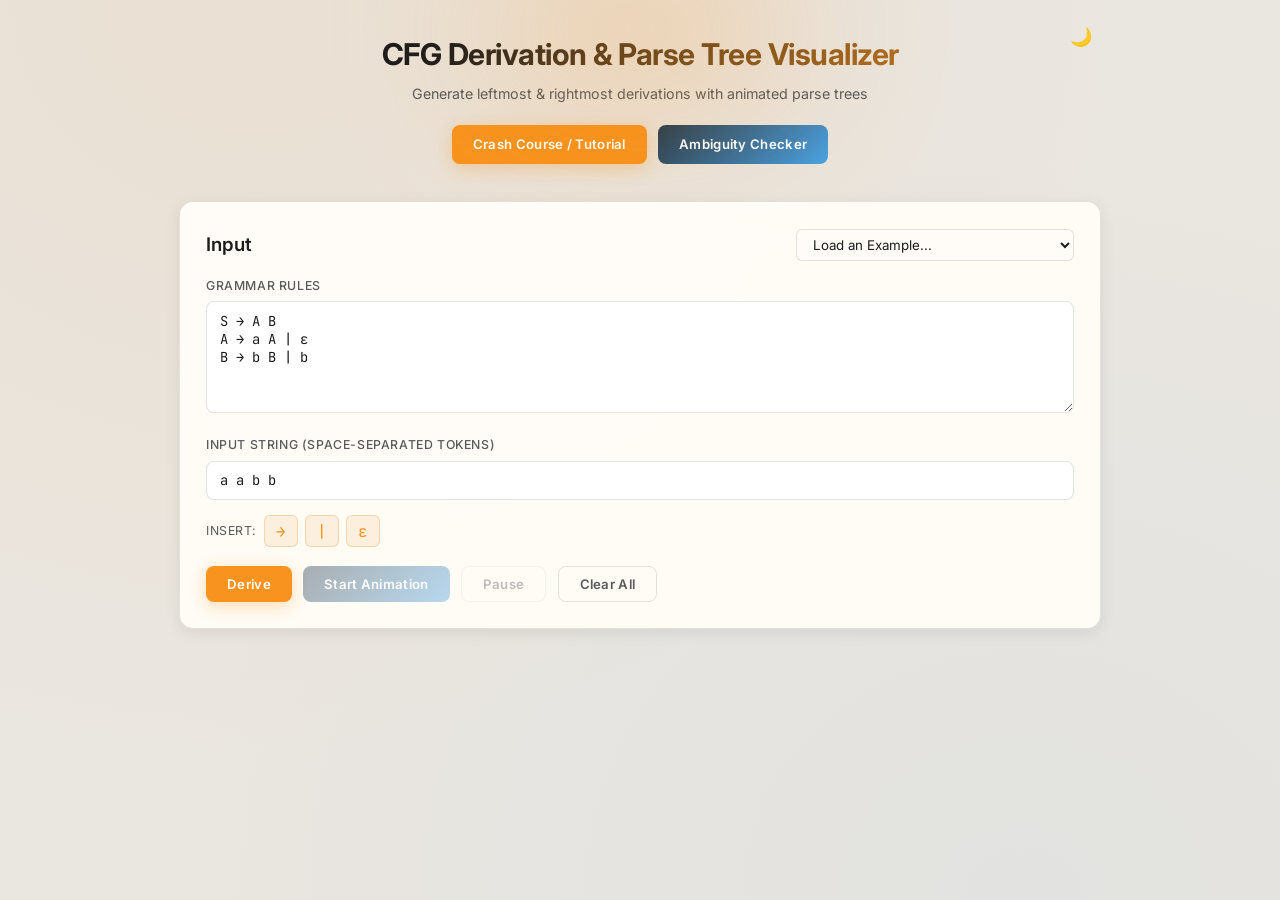
<file: templates/index.html>
<!DOCTYPE html>
<html lang="en">
<head>
    <meta charset="UTF-8">
    <meta name="viewport" content="width=device-width, initial-scale=1.0">
    <title>CFG Derivation & Parse Tree Visualizer</title>
    <meta name="description" content="Visualize Context-Free Grammar derivations (leftmost & rightmost) and parse trees interactively.">
    <link rel="stylesheet" href="/static/css/style.css">
    <link href="https://fonts.googleapis.com/css2?family=Inter:wght@300;400;500;600;700&family=JetBrains+Mono:wght@400;500&display=swap" rel="stylesheet">
</head>
<body>
    <div class="app-container">
        <!-- Header -->
        <header class="app-header">
            <button id="theme-toggle-btn" class="btn ghost" style="position: absolute; top: -10px; right: 0; font-size: 1.2rem; padding: 0.4rem 0.6rem; border: none;" title="Toggle Theme">🌙</button>
            <div class="header-glow"></div>
            <h1>CFG Derivation & Parse Tree Visualizer</h1>
            <p class="subtitle">Generate leftmost & rightmost derivations with animated parse trees</p>
            <div style="margin-top: 1.25rem; display: flex; gap: 0.75rem; justify-content: center; flex-wrap: wrap;">
                <a href="/tutorial" class="btn primary" style="text-decoration: none;">Crash Course / Tutorial</a>
                <a href="/ambiguity" class="btn accent" style="text-decoration: none;">Ambiguity Checker</a>
            </div>
        </header>

        <!-- Input Section -->
        <section class="input-section card">
            <div style="display: flex; justify-content: space-between; align-items: center; margin-bottom: 1rem;">
                <h2 style="margin-bottom: 0;">Input</h2>
                <select id="examples-dropdown" style="padding: 0.4rem 0.8rem; border-radius: 6px; border: 1px solid var(--border); background: var(--bg-card); color: var(--text); font-family: var(--sans); outline: none; cursor: pointer;">
                    <option value="" disabled selected>Load an Example...</option>
                </select>
            </div>

            <div class="input-group">
                <label for="grammar-input">Grammar Rules</label>
                <textarea id="grammar-input" rows="5" spellcheck="false" placeholder="e.g. S &rarr; A B">S &rarr; A B
A &rarr; a A | &epsilon;
B &rarr; b B | b</textarea>
            </div>

            <div class="input-group">
                <label for="string-input">Input String (space-separated tokens)</label>
                <input type="text" id="string-input" value="a a b b" spellcheck="false" placeholder="e.g. a a b b">
            </div>

            <div class="symbol-buttons">
                <span class="symbol-label">Insert:</span>
                <button class="sym-btn" data-symbol="→" title="Arrow">→</button>
                <button class="sym-btn" data-symbol="|" title="Pipe">|</button>
                <button class="sym-btn" data-symbol="ε" title="Epsilon">ε</button>
            </div>

            <div class="action-buttons">
                <button id="derive-btn" class="btn primary">Derive</button>
                <button id="animate-btn" class="btn accent" disabled>Start Animation</button>
                <button id="pause-btn" class="btn ghost" disabled>Pause</button>
                <button id="reset-btn" class="btn ghost">Clear All</button>
            </div>

            <div id="anim-settings" class="anim-settings hidden" style="margin-top: 1rem; display: flex; align-items: center; gap: 0.75rem;">
                <span class="symbol-label">Speed:</span>
                <input type="range" id="speed-slider" min="200" max="2000" step="100" value="600" style="flex: 1; max-width: 200px;">
                <span id="speed-val" class="symbol-label" style="min-width: 3rem;">600ms</span>
            </div>

            <div id="error-msg" class="error-msg hidden"></div>
        </section>

        <!-- Output Section -->
        <section id="output-section" class="output-section hidden">

            <!-- View Mode Tab Bar -->
            <div class="view-mode-bar" id="view-mode-bar">
                <button class="view-mode-btn active" id="view-lmd-btn" data-view="lmd">
                    <span class="vm-icon">⬅️</span> LMD
                </button>
                <button class="view-mode-btn" id="view-rmd-btn" data-view="rmd">
                    <span class="vm-icon">➡️</span> RMD
                </button>
                <button class="view-mode-btn" id="view-tree-btn" data-view="tree">
                    <span class="vm-icon">🌳</span> Parse Tree
                </button>
                <button class="view-mode-btn" id="view-all-btn" data-view="all">
                    <span class="vm-icon">⊞</span> All
                </button>
            </div>

            <!-- Navigation -->
            <div class="step-nav">
                <button id="prev-btn" class="btn small" disabled>&larr; Previous</button>
                <span id="step-counter" class="step-counter">Step 0 / 0</span>
                <button id="next-btn" class="btn small" disabled>Next &rarr;</button>
            </div>

            <!-- ── LMD Panel ── -->
            <div id="panel-lmd" class="view-panel">
                <div class="derivation-panel card">
                    <div class="derivation-panel-header">
                        <h3>Leftmost Derivation (LMD)</h3>
                        <button class="btn small step-exp-toggle-all" data-target="lmd-steps" title="Toggle all explanations">Expand All</button>
                    </div>
                    <!-- Legend -->
                    <div class="derivation-legend">
                        <span class="legend-item"><span class="legend-swatch legend-nt"></span> Non-terminal</span>
                        <span class="legend-item"><span class="legend-swatch legend-terminal"></span> Terminal</span>
                        <span class="legend-item"><span class="legend-swatch legend-expanding"></span> Next to expand</span>
                    </div>
                    <div id="lmd-steps" class="steps-container" data-mode="lmd"></div>
                    <p id="lmd-none" class="none-msg hidden">No leftmost derivation found.</p>
                </div>
            </div>

            <!-- ── RMD Panel ── -->
            <div id="panel-rmd" class="view-panel hidden">
                <div class="derivation-panel card">
                    <div class="derivation-panel-header">
                        <h3>Rightmost Derivation (RMD)</h3>
                        <button class="btn small step-exp-toggle-all" data-target="rmd-steps" title="Toggle all explanations">Expand All</button>
                    </div>
                    <!-- Legend -->
                    <div class="derivation-legend">
                        <span class="legend-item"><span class="legend-swatch legend-nt"></span> Non-terminal</span>
                        <span class="legend-item"><span class="legend-swatch legend-terminal"></span> Terminal</span>
                        <span class="legend-item"><span class="legend-swatch legend-expanding"></span> Next to expand</span>
                    </div>
                    <div id="rmd-steps" class="steps-container" data-mode="rmd"></div>
                    <p id="rmd-none" class="none-msg hidden">No rightmost derivation found.</p>
                </div>
            </div>

            <!-- ── Parse Tree Panel ── -->
            <div id="panel-tree" class="view-panel hidden">
                <div class="tree-section card">
                    <h3>Parse Tree</h3>
                    <!-- Legend -->
                    <div class="derivation-legend">
                        <span class="legend-item"><span class="legend-swatch legend-tree-nt"></span> Non-terminal node</span>
                        <span class="legend-item"><span class="legend-swatch legend-tree-terminal"></span> Terminal node</span>
                        <span class="legend-item"><span class="legend-swatch legend-tree-eps"></span> &epsilon; (empty)</span>
                    </div>
                    <div class="tree-toggle">
                        <button class="btn small tree-tab active" data-tree="lmd">LMD Tree</button>
                        <button class="btn small tree-tab" data-tree="rmd">RMD Tree</button>
                    </div>
                    <div id="tree-container" class="tree-container">
                        <svg id="tree-svg"></svg>
                    </div>
                </div>
                <!-- Collapsible explanation for focused Tree view -->
                <div class="explanation-section card" id="inline-tree-exp">
                    <button class="explanation-toggle" id="inline-tree-toggle" aria-expanded="false">
                        <span class="explanation-toggle-icon">💡</span>
                        <span class="explanation-toggle-title">How the Parse Tree was constructed</span>
                        <span class="explanation-toggle-hint">Click to expand step-by-step breakdown</span>
                        <span class="explanation-chevron">▼</span>
                    </button>
                    <div class="explanation-body exp-collapsed" id="inline-tree-body">
                        <div class="exp-intro">
                            A <strong>Parse Tree</strong> is a visual record of every grammar rule applied.
                            Internal nodes are non-terminals; leaves are terminals or &epsilon;. Reading the leaves
                            left-to-right reconstructs the derived string.
                        </div>
                        <ol id="inline-tree-list" class="exp-steps-list"></ol>
                    </div>
                </div>
            </div>


            <!-- ── ALL Panel ── -->
            <div id="panel-all" class="view-panel hidden">
                <div class="derivations-grid">
                    <!-- LMD -->
                    <div class="derivation-panel card">
                        <div class="derivation-panel-header">
                            <h3>Leftmost Derivation (LMD)</h3>
                            <button class="btn small step-exp-toggle-all" data-target="lmd-steps-all" title="Toggle all explanations">Expand All</button>
                        </div>
                        <div class="derivation-legend">
                            <span class="legend-item"><span class="legend-swatch legend-nt"></span> NT</span>
                            <span class="legend-item"><span class="legend-swatch legend-terminal"></span> T</span>
                            <span class="legend-item"><span class="legend-swatch legend-expanding"></span> Expanding</span>
                        </div>
                        <div id="lmd-steps-all" class="steps-container" data-mode="lmd"></div>
                        <p id="lmd-none-all" class="none-msg hidden">No leftmost derivation found.</p>
                    </div>
                    <!-- RMD -->
                    <div class="derivation-panel card">
                        <div class="derivation-panel-header">
                            <h3>Rightmost Derivation (RMD)</h3>
                            <button class="btn small step-exp-toggle-all" data-target="rmd-steps-all" title="Toggle all explanations">Expand All</button>
                        </div>
                        <div class="derivation-legend">
                            <span class="legend-item"><span class="legend-swatch legend-nt"></span> NT</span>
                            <span class="legend-item"><span class="legend-swatch legend-terminal"></span> T</span>
                            <span class="legend-item"><span class="legend-swatch legend-expanding"></span> Expanding</span>
                        </div>
                        <div id="rmd-steps-all" class="steps-container" data-mode="rmd"></div>
                        <p id="rmd-none-all" class="none-msg hidden">No rightmost derivation found.</p>
                    </div>
                </div>

                <!-- Parse Tree -->
                <div class="tree-section card">
                    <h3>Parse Tree</h3>
                    <div class="derivation-legend">
                        <span class="legend-item"><span class="legend-swatch legend-tree-nt"></span> Non-terminal</span>
                        <span class="legend-item"><span class="legend-swatch legend-tree-terminal"></span> Terminal</span>
                        <span class="legend-item"><span class="legend-swatch legend-tree-eps"></span> &epsilon;</span>
                    </div>
                    <div class="tree-toggle">
                        <button class="btn small tree-tab-all active" data-tree="lmd">LMD Tree</button>
                        <button class="btn small tree-tab-all" data-tree="rmd">RMD Tree</button>
                    </div>
                    <div class="tree-container">
                        <svg id="tree-svg-all"></svg>
                    </div>
                </div>

                <!-- Parse Tree explanation -->
                <div id="explanation-section" class="explanation-section card">
                    <button class="explanation-toggle" id="explanation-toggle-btn" aria-expanded="false">
                        <span class="explanation-toggle-icon">💡</span>
                        <span class="explanation-toggle-title">How the Parse Tree was constructed</span>
                        <span class="explanation-toggle-hint">Understand how the parse tree was built</span>
                        <span class="explanation-chevron">▼</span>
                    </button>
                    <div id="explanation-body" class="explanation-body exp-collapsed">
                        <div class="exp-intro">
                            A <strong>Parse Tree</strong> records every grammar rule applied.
                        </div>
                        <ol id="exp-tree-list" class="exp-steps-list"></ol>
                    </div>
                </div>
            </div>

        </section>
    </div>

    <script src="/static/js/theme.js"></script>
    <script src="/static/js/main.js"></script>
</body>
</html>
</file>
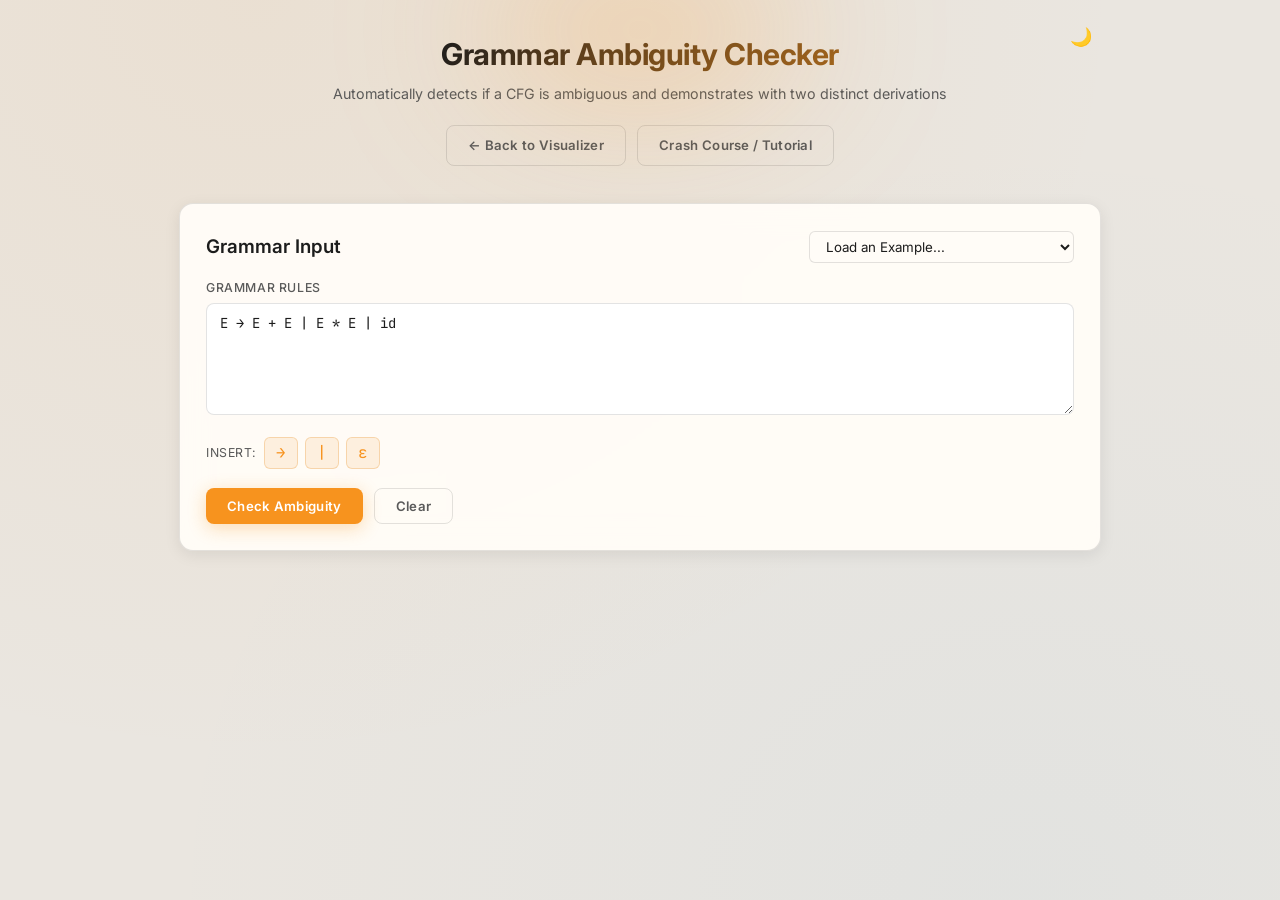
<file: templates/ambiguity.html>
<!DOCTYPE html>
<html lang="en">
<head>
    <meta charset="UTF-8">
    <meta name="viewport" content="width=device-width, initial-scale=1.0">
    <title>Grammar Ambiguity Checker - CFG Visualizer</title>
    <meta name="description" content="Check if a Context-Free Grammar is ambiguous. Automatically finds ambiguous strings and shows two distinct derivations.">
    <link rel="stylesheet" href="/static/css/style.css">
    <link href="https://fonts.googleapis.com/css2?family=Inter:wght@300;400;500;600;700&family=JetBrains+Mono:wght@400;500&display=swap" rel="stylesheet">
</head>
<body>
    <div class="app-container">
        <!-- Header -->
        <header class="app-header">
            <button id="theme-toggle-btn" class="btn ghost" style="position: absolute; top: -10px; right: 0; font-size: 1.2rem; padding: 0.4rem 0.6rem; border: none;" title="Toggle Theme">🌙</button>
            <div class="header-glow"></div>
            <h1>Grammar Ambiguity Checker</h1>
            <p class="subtitle">Automatically detects if a CFG is ambiguous and demonstrates with two distinct derivations</p>
            <div style="margin-top: 1.25rem; display: flex; gap: 0.75rem; justify-content: center; flex-wrap: wrap;">
                <a href="/" class="btn ghost" style="text-decoration: none;">&larr; Back to Visualizer</a>
                <a href="/tutorial" class="btn ghost" style="text-decoration: none;">Crash Course / Tutorial</a>
            </div>
        </header>

        <!-- Input Section -->
        <section class="input-section card">
            <div style="display: flex; justify-content: space-between; align-items: center; margin-bottom: 1rem;">
                <h2 style="margin-bottom: 0;">Grammar Input</h2>
                <select id="ambig-examples" style="padding: 0.4rem 0.8rem; border-radius: 6px; border: 1px solid var(--border); background: var(--bg-card); color: var(--text); font-family: var(--sans); outline: none; cursor: pointer;">
                    <option value="" disabled selected>Load an Example...</option>
                </select>
            </div>

            <div class="input-group">
                <label for="ambig-grammar">Grammar Rules</label>
                <textarea id="ambig-grammar" rows="5" spellcheck="false" placeholder="e.g. E &rarr; E + E | E * E | id">E &rarr; E + E | E * E | id</textarea>
            </div>

            <div class="symbol-buttons">
                <span class="symbol-label">Insert:</span>
                <button class="sym-btn" data-symbol="→" title="Arrow">→</button>
                <button class="sym-btn" data-symbol="|" title="Pipe">|</button>
                <button class="sym-btn" data-symbol="ε" title="Epsilon">ε</button>
            </div>

            <div class="action-buttons">
                <button id="check-btn" class="btn primary">Check Ambiguity</button>
                <button id="ambig-reset-btn" class="btn ghost">Clear</button>
            </div>

            <div id="ambig-error" class="error-msg hidden"></div>
        </section>

        <!-- Results Section -->
        <section id="ambig-results" class="output-section hidden">
            <div id="ambig-banner" class="card" style="text-align: center;">
                <div id="ambig-banner-icon" style="font-size: 2.5rem; margin-bottom: 0.5rem;"></div>
                <h2 id="ambig-banner-title" style="margin-bottom: 0.5rem;"></h2>
                <p id="ambig-banner-sub" style="color: var(--text-muted); font-size: 0.9rem;"></p>
                <div id="ambig-string-box" class="hidden" style="margin-top: 1rem;">
                    <span class="symbol-label">Ambiguous String:</span>
                    <div id="ambig-string" class="ambig-string-display"></div>
                </div>
            </div>

            <!-- Animation controls -->
            <div id="ambig-anim-controls" class="hidden" style="display: flex; align-items: center; justify-content: center; gap: 1rem; margin-bottom: 1.25rem;">
                <button id="ambig-replay-btn" class="btn accent">Replay Animation</button>
                <span class="symbol-label">Speed:</span>
                <input type="range" id="ambig-speed" min="200" max="2000" step="100" value="700" style="flex: 0 1 160px;">
                <span id="ambig-speed-val" class="symbol-label" style="min-width: 3rem;">700ms</span>
            </div>

            <!-- Derivation comparison -->
            <div id="ambig-derivations" class="hidden">
                <!-- Diverge legend -->
                <div class="diverge-legend">
                    <span class="legend-item"><span class="legend-swatch" style="background: var(--accent);"></span> Same derivation</span>
                    <span class="legend-item"><span class="legend-swatch" style="background: var(--diverge);"></span> Derivations diverge</span>
                    <span class="legend-item"><span class="legend-swatch legend-nt"></span> Non-terminal</span>
                    <span class="legend-item"><span class="legend-swatch legend-terminal"></span> Terminal</span>
                </div>
                <div class="ambiguity-derivations-grid">
                    <div class="card">
                        <h3 style="color: var(--accent);">Derivation 1 (LMD)</h3>
                        <div id="ambig-deriv1" class="steps-container"></div>
                    </div>
                    <div class="card">
                        <h3 style="color: var(--accent);">Derivation 2 (LMD)</h3>
                        <div id="ambig-deriv2" class="steps-container"></div>
                    </div>
                </div>
            </div>
        </section>
    </div>

    <!-- Overlay for non-ambiguous popup -->
    <div id="ambig-overlay" class="hidden"></div>

    <script src="/static/js/theme.js"></script>
    <script src="/static/js/ambiguity.js"></script>
</body>
</html>
</file>
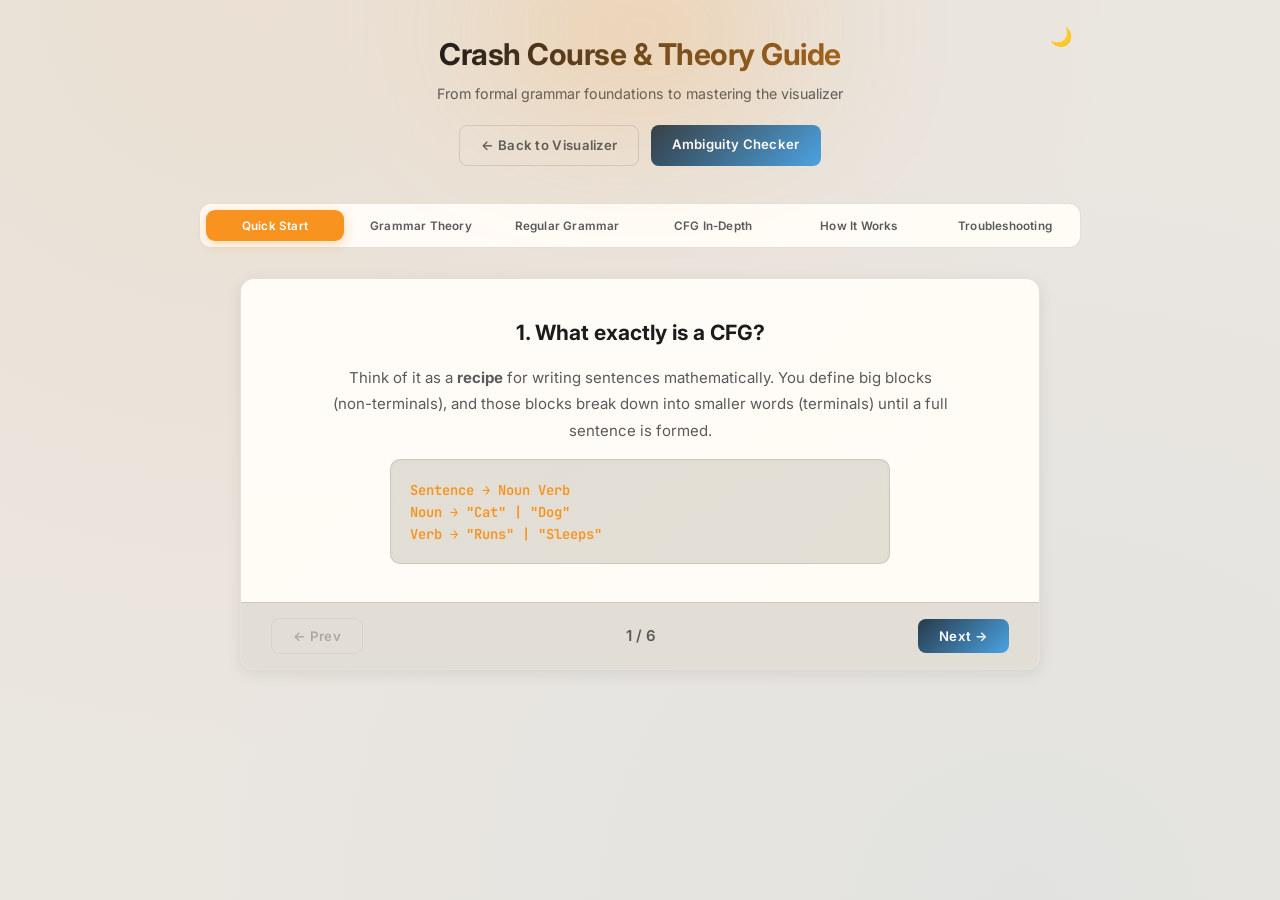
<file: templates/tutorial.html>
<!DOCTYPE html>
<html lang="en">
<head>
    <meta charset="UTF-8">
    <meta name="viewport" content="width=device-width, initial-scale=1.0">
    <title>Crash Course - CFG Derivation & Parse Tree Visualizer</title>
    <meta name="description" content="A comprehensive crash course on Formal Grammars, Regular Grammars, Context-Free Grammars (CFG), DFA to RG conversion, and how to use the CFG Visualizer tool.">
    <link rel="stylesheet" href="/static/css/style.css">
    <link href="https://fonts.googleapis.com/css2?family=Inter:wght@300;400;500;600;700&family=JetBrains+Mono:wght@400;500&display=swap" rel="stylesheet">
    <style>
        /* ── Tutorial-specific styles ── */
        .tutorial-nav {
            display: flex; gap: 0.5rem; flex-wrap: wrap; justify-content: center;
            margin: 2rem auto; max-width: 900px;
            background: var(--bg-card); border: 1px solid var(--border);
            border-radius: 12px; padding: 0.4rem;
        }
        .tutorial-nav-btn {
            flex: 1; min-width: 120px; font-family: var(--sans); font-size: 0.78rem;
            font-weight: 600; border: none; border-radius: 9px; padding: 0.55rem 0.6rem;
            cursor: pointer; background: transparent; color: var(--text-muted);
            transition: background 0.2s, color 0.2s, box-shadow 0.2s;
            text-align: center; letter-spacing: 0.2px;
        }
        .tutorial-nav-btn:hover:not(.active) { background: var(--highlight); color: var(--text); }
        .tutorial-nav-btn.active { background: var(--accent); color: #fff; box-shadow: 0 3px 12px var(--accent-glow); }

        .tutorial-section { display: none; max-width: 860px; margin: 0 auto 3rem; animation: fadeUp 0.4s ease; }
        .tutorial-section.active { display: block; }

        .slideshow-container {
            position: relative; max-width: 800px; margin: 1.5rem auto;
            border-radius: var(--radius); overflow: hidden;
            background: var(--bg-card); border: 1px solid var(--border); box-shadow: var(--shadow);
        }
        .slide {
            display: none; padding: 2.5rem; text-align: center; min-height: 260px;
        }
        .slide.active {
            display: flex; flex-direction: column; justify-content: center; align-items: center;
            animation: fadeIn 0.5s;
        }
        @keyframes fadeIn { from {opacity:0; transform:translateY(10px);} to {opacity:1; transform:translateY(0);} }
        .slide h3 { color: var(--text); font-size: 1.4rem; margin-bottom: 1rem; }
        .slide p { color: var(--text-muted); font-size: 1rem; max-width: 620px; margin: 0 auto; line-height: 1.75; }

        .controls {
            display: flex; justify-content: space-between; align-items: center;
            padding: 1rem 2rem; background: var(--bg-card-alt); border-top: 1px solid var(--border);
        }

        .tutorial-content {
            max-width: 860px; margin: 1.5rem auto; text-align: left;
            background: var(--bg-card); padding: 2.5rem; border-radius: var(--radius);
            border: 1px solid var(--border); box-shadow: var(--shadow);
        }
        .tutorial-content h2 {
            margin-bottom: 1.25rem; color: var(--text); font-size: 1.35rem;
            padding-bottom: 0.5rem; border-bottom: 2px solid var(--accent);
            display: inline-block;
        }
        .tutorial-content h3 { margin: 1.5rem 0 0.75rem; color: var(--accent); font-size: 1.1rem; }
        .tutorial-content p { margin-bottom: 1rem; color: var(--text-muted); font-size: 0.98rem; line-height: 1.75; }
        .tutorial-content ul, .tutorial-content ol { padding-left: 22px; color: var(--text-muted); margin-bottom: 1.25rem; font-size: 0.98rem; }
        .tutorial-content li { margin-bottom: 0.6rem; line-height: 1.65; }

        .formula-box {
            margin: 1.25rem 0; padding: 1.25rem 1.5rem; background: var(--bg-card-alt);
            border-left: 4px solid var(--accent); border-radius: 0 10px 10px 0;
            font-family: var(--mono); font-size: 0.95rem; color: var(--text);
            line-height: 1.8; overflow-x: auto;
        }
        .formula-box .label { color: var(--accent); font-weight: 700; display: block; margin-bottom: 0.3rem; font-family: var(--sans); font-size: 0.82rem; text-transform: uppercase; letter-spacing: 0.5px; }

        .example-grid {
            display: grid; grid-template-columns: 1fr 1fr; gap: 1rem; margin: 1rem 0 1.5rem;
        }
        @media (max-width: 650px) { .example-grid { grid-template-columns: 1fr; } }
        .example-card {
            padding: 1rem 1.25rem; background: var(--bg-card-alt); border: 1px solid var(--border);
            border-radius: 10px; transition: border-color 0.2s, transform 0.15s;
        }
        .example-card:hover { border-color: var(--accent); transform: translateY(-2px); }
        .example-card .ex-title { font-weight: 700; font-size: 0.85rem; color: var(--accent); margin-bottom: 0.4rem; }
        .example-card .ex-body { font-family: var(--mono); font-size: 0.88rem; color: var(--text); line-height: 1.7; }

        .concept-tag {
            display: inline-block; padding: 0.15rem 0.55rem; border-radius: 5px;
            font-size: 0.72rem; font-weight: 700; letter-spacing: 0.4px;
            text-transform: uppercase; margin-right: 0.3rem;
        }
        .tag-rg { background: rgba(46, 204, 113, 0.15); color: #27ae60; border: 1px solid rgba(46, 204, 113, 0.3); }
        .tag-cfg { background: rgba(52, 152, 219, 0.15); color: #2980b9; border: 1px solid rgba(52, 152, 219, 0.3); }
        .tag-important { background: rgba(231, 76, 60, 0.12); color: var(--red); border: 1px solid rgba(231, 76, 60, 0.3); }
        .tag-tool { background: rgba(247, 147, 30, 0.15); color: var(--accent); border: 1px solid rgba(247, 147, 30, 0.3); }

        .compare-table {
            width: 100%; border-collapse: collapse; margin: 1rem 0 1.5rem;
            font-size: 0.88rem; color: var(--text);
        }
        .compare-table th {
            background: var(--accent); color: #fff; padding: 0.65rem 0.85rem;
            text-align: left; font-weight: 600; font-size: 0.8rem;
            text-transform: uppercase; letter-spacing: 0.4px;
        }
        .compare-table td {
            padding: 0.6rem 0.85rem; border-bottom: 1px solid var(--border);
            background: var(--bg-card-alt);
        }
        .compare-table tr:hover td { background: var(--highlight); }
        .compare-table th:first-child { border-radius: 8px 0 0 0; }
        .compare-table th:last-child { border-radius: 0 8px 0 0; }

        .alert {
            padding: 1.1rem 1.25rem; border-radius: 10px; margin: 1.25rem 0; font-size: 0.95rem; line-height: 1.65;
        }
        .alert.warning { background: rgba(235, 149, 50, 0.1); color: var(--accent); border: 1px solid rgba(235, 149, 50, 0.4); }
        .alert.warning b { color: #d35400; }
        .alert.info { background: rgba(52, 152, 219, 0.1); color: #2980b9; border: 1px solid rgba(52, 152, 219, 0.3); }
        .alert.info b { color: #1a5276; }
        html.dark-theme .alert.info { color: #5dade2; }
        html.dark-theme .alert.info b { color: #85c1e9; }
        .alert.success { background: rgba(46, 204, 113, 0.1); color: #27ae60; border: 1px solid rgba(46, 204, 113, 0.3); }
        .alert.success b { color: #1e8449; }
        html.dark-theme .alert.success { color: #48c9b0; }
        html.dark-theme .alert.success b { color: #76d7c4; }

        .demo-box {
            margin-top: 1rem; padding: 1.25rem; background: var(--bg-card-alt);
            text-align: left; border-radius: 10px; border: 1px solid var(--border);
            width: 100%; max-width: 500px; box-shadow: inset 0 2px 5px rgba(0,0,0,0.02);
        }
        .code-hl { color: var(--accent); font-family: var(--mono); font-weight: 600; font-size: 0.92rem; }

        .func-card {
            margin: 1rem 0; padding: 1.25rem 1.5rem; background: var(--bg-card-alt);
            border: 1px solid var(--border); border-radius: 10px;
            border-left: 4px solid var(--green);
        }
        .func-card .func-name {
            font-family: var(--mono); font-weight: 700; font-size: 0.95rem;
            color: var(--green); margin-bottom: 0.4rem;
        }
        .func-card .func-desc { font-size: 0.9rem; color: var(--text-muted); line-height: 1.65; }
        .func-card .func-desc b { color: var(--text); }

        .dfa-diagram {
            display: flex; align-items: center; justify-content: center;
            gap: 0.5rem; margin: 1rem 0; padding: 1.25rem;
            background: var(--bg-card-alt); border-radius: 10px; border: 1px solid var(--border);
            font-family: var(--mono); font-size: 0.95rem; flex-wrap: wrap;
        }
        .dfa-state {
            width: 44px; height: 44px; border-radius: 50%; border: 2px solid var(--accent);
            display: flex; align-items: center; justify-content: center;
            font-weight: 700; color: var(--text); background: var(--bg-card);
            position: relative;
        }
        .dfa-state.final { box-shadow: 0 0 0 3px var(--bg-card-alt), 0 0 0 5px var(--accent); }
        .dfa-state.start::before { content: "→"; position: absolute; left: -22px; color: var(--accent); font-size: 1.2rem; }
        .dfa-arrow { color: var(--accent); font-weight: 600; font-size: 1rem; }
        .dfa-label { font-size: 0.75rem; color: var(--text-muted); }

        .section-divider {
            border: 0; border-top: 1px solid var(--border); margin: 2rem 0;
        }

        .step-number {
            display: inline-flex; align-items: center; justify-content: center;
            width: 28px; height: 28px; border-radius: 50%; background: var(--accent);
            color: #fff; font-weight: 700; font-size: 0.82rem; margin-right: 0.5rem;
            flex-shrink: 0;
        }
    </style>
</head>
<body>
    <div class="app-container" style="max-width: 920px;">
        <header class="app-header">
            <button id="theme-toggle-btn" class="btn ghost" style="position: absolute; top: -10px; right: 0; font-size: 1.2rem; padding: 0.4rem 0.6rem; border: none;" title="Toggle Theme">🌙</button>
            <div class="header-glow"></div>
            <h1>Crash Course & Theory Guide</h1>
            <p class="subtitle">From formal grammar foundations to mastering the visualizer</p>
            <div style="margin-top: 1.25rem; display: flex; gap: 0.75rem; justify-content: center; flex-wrap: wrap;">
                <a href="/" class="btn ghost" style="text-decoration: none;">← Back to Visualizer</a>
                <a href="/ambiguity" class="btn accent" style="text-decoration: none;">Ambiguity Checker</a>
            </div>
        </header>

        <!-- ── Section Navigation Tabs ── -->
        <nav class="tutorial-nav" id="tutorial-nav">
            <button class="tutorial-nav-btn active" data-section="quickstart">Quick Start</button>
            <button class="tutorial-nav-btn" data-section="grammar-theory">Grammar Theory</button>
            <button class="tutorial-nav-btn" data-section="regular-grammar">Regular Grammar</button>
            <button class="tutorial-nav-btn" data-section="cfg-theory">CFG In-Depth</button>
            <button class="tutorial-nav-btn" data-section="how-it-works">How It Works</button>
            <button class="tutorial-nav-btn" data-section="troubleshooting">Troubleshooting</button>
        </nav>

        <!-- ════════════════════════════════════════════════════════════ -->
        <!-- SECTION 1: QUICK START (Slideshow)                          -->
        <!-- ════════════════════════════════════════════════════════════ -->
        <div class="tutorial-section active" id="sec-quickstart">

            <div class="slideshow-container">
                <div class="slide active" id="slide1">
                    <h3>1. What exactly is a CFG?</h3>
                    <p>Think of it as a <b>recipe</b> for writing sentences mathematically. You define big blocks (non-terminals), and those blocks break down into smaller words (terminals) until a full sentence is formed.</p>
                    <div class="demo-box">
                        <div class="code-hl">Sentence → Noun Verb<br>Noun → "Cat" | "Dog"<br>Verb → "Runs" | "Sleeps"</div>
                    </div>
                </div>

                <div class="slide" id="slide2">
                    <h3>2. The Grammar Input</h3>
                    <p>Type your rule recipes in the "Grammar Rules" box! Use the button "→" or type "->" to represent an arrow. The application uses a smart auto-formatter, so every character you type is automatically given perfect spacing.</p>
                    <div class="demo-box" style="text-align: center;">
                        <div style="font-family: var(--mono); font-size: 1.1rem; color: var(--text);">S → a S b | <span style="color: var(--orange);">ε</span></div>
                    </div>
                </div>

                <div class="slide" id="slide3">
                    <h3>3. Testing a String</h3>
                    <p>Once your rules are set, type a sequence into the "Input String" box to see if it's mathematically valid. Don't worry about spaces; the tool perfectly extracts the tokens for you as you type.</p>
                    <div class="demo-box" style="text-align: center;">
                        <div class="code-hl" style="font-size: 1.2rem; color: var(--green);">a a b b</div>
                    </div>
                </div>

                <div class="slide" id="slide4">
                    <h3>4. Cinematic Animations</h3>
                    <p>Click <b>Derive</b>! If your string is valid, you'll see steps to prove it. Click the "Start Animation" button, adjust the Speed Slider, and watch the magical tree grow step-by-step.</p>
                    <div style="margin-top: 1rem;">
                        <button class="btn accent" disabled>Start Animation</button>
                        <button class="btn ghost" disabled>Pause</button>
                    </div>
                </div>

                <div class="slide" id="slide5">
                    <h3>5. Multiple View Modes</h3>
                    <p>Switch between <b>LMD</b> (Leftmost Derivation), <b>RMD</b> (Rightmost Derivation), <b>Parse Tree</b>, or the <b>All</b> view to see everything side-by-side. Each step includes expandable explanations so you understand every single rule application.</p>
                    <div class="demo-box" style="text-align: center;">
                        <div style="display: flex; gap: 0.4rem; justify-content: center; flex-wrap: wrap;">
                            <span class="concept-tag tag-tool">LMD</span>
                            <span class="concept-tag tag-tool">RMD</span>
                            <span class="concept-tag tag-tool">Parse Tree</span>
                            <span class="concept-tag tag-tool">All</span>
                        </div>
                    </div>
                </div>

                <div class="slide" id="slide6">
                    <h3>6. Ambiguity Checker</h3>
                    <p>Navigate to the <b>Ambiguity Checker</b> from the header to automatically detect if your grammar is ambiguous. If so, the tool finds a witness string and animates <b>two distinct leftmost derivations</b> side-by-side, highlighting exactly where they diverge.</p>
                    <div style="margin-top: 1rem;">
                        <a href="/ambiguity" class="btn accent" style="text-decoration: none;">Try Ambiguity Checker →</a>
                    </div>
                </div>

                <div class="controls">
                    <button class="btn ghost" id="prevSlide">← Prev</button>
                    <span id="slideCounter" style="color: var(--text-muted); font-weight: 600;">1 / 6</span>
                    <button class="btn accent" id="nextSlide">Next →</button>
                </div>
            </div>
        </div>

        <!-- ════════════════════════════════════════════════════════════ -->
        <!-- SECTION 2: GRAMMAR THEORY                                   -->
        <!-- ════════════════════════════════════════════════════════════ -->
        <div class="tutorial-section" id="sec-grammar-theory">

            <section class="tutorial-content">
                <h2>What is a Formal Grammar?</h2>
                <p>In the Theory of Automata and Formal Languages (TAFL), a <b>grammar</b> is a mathematical system that defines a set of strings (a <b>language</b>). It provides a precise mechanism for generating every valid string in the language, and rejecting everything else.</p>

                <h3>Formal Definition</h3>
                <p>A grammar is defined as a 4-tuple:</p>
                <div class="formula-box">
                    <span class="label">Grammar</span>
                    G = (V, T, P, S)
                </div>
                <ul>
                    <li><b>V</b> = Set of <b>variables</b> (non-terminals). These are placeholders like A, B, C, S that represent abstract categories. They act as intermediate "building blocks" that get replaced during derivation.</li>
                    <li><b>T</b> = Set of <b>terminals</b>. These are the actual symbols that appear in the final output string: a, b, c, 0, 1, +, *, (, ), etc. They cannot be broken down further.</li>
                    <li><b>P</b> = Set of <b>production rules</b> of the form <code>α ⇒ β</code>, where α contains at least one variable, and β is any combination of variables and terminals. These are the "recipes" that tell you how to rewrite symbols.</li>
                    <li><b>S</b> = The <b>start symbol</b> (S ∈ V). Every derivation must begin from this special non-terminal.</li>
                </ul>

                <div class="alert info">
                    <b>Key Insight:</b> The constraints placed on the production rules determine the <b>type</b> of grammar. Weaker constraints allow more expressive languages but require more powerful machines to recognize them. This is the foundation of the <b>Chomsky Hierarchy</b>.
                </div>

                <h3>The Chomsky Hierarchy</h3>
                <p>Noam Chomsky classified grammars into four types based on the form of their production rules:</p>
                <table class="compare-table">
                    <thead>
                        <tr>
                            <th>Type</th>
                            <th>Name</th>
                            <th>Production Rule Form</th>
                            <th>Recognizer</th>
                        </tr>
                    </thead>
                    <tbody>
                        <tr>
                            <td><b>Type 3</b></td>
                            <td>Regular Grammar</td>
                            <td>A → wB or A → w</td>
                            <td>Finite Automaton (DFA/NFA)</td>
                        </tr>
                        <tr>
                            <td><b>Type 2</b></td>
                            <td>Context-Free Grammar</td>
                            <td>A → α, |A| = 1</td>
                            <td>Pushdown Automaton (PDA)</td>
                        </tr>
                        <tr>
                            <td><b>Type 1</b></td>
                            <td>Context-Sensitive Grammar</td>
                            <td>αAβ → αγβ, |γ| ≥ 1</td>
                            <td>Linear Bounded Automaton</td>
                        </tr>
                        <tr>
                            <td><b>Type 0</b></td>
                            <td>Unrestricted Grammar</td>
                            <td>α → β (no restrictions)</td>
                            <td>Turing Machine</td>
                        </tr>
                    </tbody>
                </table>

                <div class="alert success">
                    <b>This tool focuses on Type 2: Context-Free Grammars (CFGs)</b>, which are powerful enough to describe programming language syntax, mathematical expressions, and nested structures, while remaining efficiently parsable.
                </div>

                <h3>Why Do We Need Grammars?</h3>
                <p>The motivation behind formal grammars is deeply practical:</p>
                <ul>
                    <li><b>Compiler Design:</b> Every programming language (Python, C++, Java) has its syntax defined by a CFG. When you write code and the compiler tells you "syntax error", it's because your code failed to derive from the language's grammar.</li>
                    <li><b>Natural Language Processing:</b> Understanding sentence structures in English, Hindi, or any natural language relies on grammar parsing.</li>
                    <li><b>Data Validation:</b> XML, JSON, HTML, all structured data formats are formally defined by grammars.</li>
                    <li><b>Pattern Matching:</b> Regular expressions are a direct application of Regular Grammars (Type 3).</li>
                </ul>
            </section>
        </div>

        <!-- ════════════════════════════════════════════════════════════ -->
        <!-- SECTION 3: REGULAR GRAMMAR                                  -->
        <!-- ════════════════════════════════════════════════════════════ -->
        <div class="tutorial-section" id="sec-regular-grammar">

            <section class="tutorial-content">
                <h2><span class="concept-tag tag-rg">Type 3</span> Regular Grammar (RG)</h2>
                <p>A <b>Regular Grammar</b> is the simplest type in the Chomsky hierarchy. It generates exactly the set of <b>regular languages</b>, the same languages recognized by Finite Automata (DFA/NFA) and described by Regular Expressions.</p>

                <h3>Two Forms of Regular Grammar</h3>
                <p>Regular grammars come in two flavors, and a grammar must be <b>purely one or the other</b> (never mixed) to qualify as regular:</p>

                <div class="example-grid">
                    <div class="example-card">
                        <div class="ex-title">Right Linear Grammar</div>
                        <div class="ex-body">
                            A → wB<br>A → w<br><br>
                            <span style="font-size: 0.8rem; color: var(--text-muted); font-family: var(--sans);">
                                The non-terminal appears on the <b>right</b> end.<br>
                                w ∈ T* (string of terminals)
                            </span>
                        </div>
                    </div>
                    <div class="example-card">
                        <div class="ex-title">Left Linear Grammar</div>
                        <div class="ex-body">
                            A → Bw<br>A → w<br><br>
                            <span style="font-size: 0.8rem; color: var(--text-muted); font-family: var(--sans);">
                                The non-terminal appears on the <b>left</b> end.<br>
                                w ∈ T* (string of terminals)
                            </span>
                        </div>
                    </div>
                </div>

                <h3>What Makes a Grammar NOT Regular?</h3>
                <p>A production like <code>A → aAB</code> or <code>A → AB</code> is <b>not regular</b> because it has non-terminals on <b>both sides</b> of the replacement, or multiple non-terminals appearing together. This violates the strict linear constraint.</p>

                <div class="formula-box">
                    <span class="label">Examples</span>
                    A → ab A &nbsp;&nbsp;&nbsp; ✅ Right Linear Regular Grammar<br>
                    A → A ab &nbsp;&nbsp;&nbsp; ✅ Left Linear Regular Grammar<br>
                    A → a B a &nbsp;&nbsp; ❌ NOT Regular (non-terminal in the middle)<br>
                    A → AB &nbsp;&nbsp;&nbsp;&nbsp;&nbsp; ❌ NOT Regular (two non-terminals on RHS)
                </div>

                <hr class="section-divider">

                <h3>Writing Grammars for Regular Languages</h3>
                <p>Given a regular expression, we can systematically write a right-linear grammar:</p>

                <div class="example-grid">
                    <div class="example-card">
                        <div class="ex-title">Language: (a+b)*(aa+bb)</div>
                        <div class="ex-body">S → aS | bS | aa | bb</div>
                    </div>
                    <div class="example-card">
                        <div class="ex-title">Language: (a+b)*(ab+ba)</div>
                        <div class="ex-body">S → aS | bS | ab | ba</div>
                    </div>
                </div>

                <hr class="section-divider">

                <h3>Conversion: DFA to Regular Grammar (RG)</h3>
                <p>Every DFA can be systematically converted into a right-linear regular grammar. The process maps states to non-terminals and transitions to production rules:</p>

                <div class="alert info">
                    <b>Conversion Rules:</b><br>
                    Given a DFA with transition function δ(A, a) = B:<br><br>
                    <span class="step-number">1</span> If B is <b>not a final state</b>: write <b>A → aB</b><br><br>
                    <span class="step-number">2</span> If B <b>is a final state</b>: write <b>A → aB | a</b> (add both the recursive and terminating form)
                </div>

                <h3>Worked Example: DFA to RG</h3>
                <p>Consider a DFA for the language <b>(a+b)*ab*</b>:</p>

                <div class="dfa-diagram">
                    <div class="dfa-state start">S</div>
                    <span class="dfa-arrow">—a,b→</span>
                    <div class="dfa-state">S</div>
                    <span style="color: var(--text-muted); margin: 0 0.5rem;">|</span>
                    <div class="dfa-state start">S</div>
                    <span class="dfa-arrow">—a→</span>
                    <div class="dfa-state final">A</div>
                    <span class="dfa-arrow">—b→</span>
                    <div class="dfa-state final">A</div>
                </div>

                <p>The transition table and resulting grammar:</p>
                <table class="compare-table">
                    <thead><tr><th>State</th><th>On 'a'</th><th>On 'b'</th></tr></thead>
                    <tbody>
                        <tr><td>S</td><td>A</td><td>S</td></tr>
                        <tr><td>A (final)</td><td>S</td><td>A</td></tr>
                    </tbody>
                </table>

                <div class="formula-box">
                    <span class="label">Resulting Right-Linear Grammar</span>
                    S → aA | bS &nbsp;&nbsp;&nbsp;&nbsp;&nbsp;<span style="color: var(--text-muted); font-family: var(--sans); font-size: 0.82rem;">(A is final, so also: S → a)</span><br>
                    A → aA | bB | b &nbsp;<span style="color: var(--text-muted); font-family: var(--sans); font-size: 0.82rem;">(A is final, self-loop needs terminal option)</span><br>
                    B → bB | b
                </div>

                <p>Since A is a final state, whenever we transition <b>into</b> A we must add a terminating production (without the trailing non-terminal) so the grammar can "stop" and accept.</p>

                <div class="alert warning">
                    <b>Regular Grammars are a strict subset of CFGs.</b> Every regular grammar is also context-free, but not every CFG is regular. Regular grammars cannot handle nested/recursive structures like balanced parentheses or a<sup>n</sup>b<sup>n</sup>.
                </div>
            </section>
        </div>

        <!-- ════════════════════════════════════════════════════════════ -->
        <!-- SECTION 4: CFG IN-DEPTH                                     -->
        <!-- ════════════════════════════════════════════════════════════ -->
        <div class="tutorial-section" id="sec-cfg-theory">

            <section class="tutorial-content">
                <h2><span class="concept-tag tag-cfg">Type 2</span> Context-Free Grammar (CFG)</h2>
                <p>A <b>Context-Free Grammar</b> is more powerful than a regular grammar. The key difference: in a CFG, the left-hand side of every production rule is a <b>single non-terminal</b>, and the right-hand side can be <b>any combination</b> of terminals and non-terminals.</p>

                <div class="formula-box">
                    <span class="label">CFG Production Rule Form</span>
                    A → α &nbsp;&nbsp;&nbsp; where |A| = 1, A ∈ V, and α ∈ (V ∪ T)*
                </div>

                <p>The constraint is minimal: the left-hand side <b>must be exactly one non-terminal</b> (hence "context-free", since the replacement happens regardless of surrounding context). The right side α can be any string of terminals and/or non-terminals, including ε.</p>

                <h3>Why CFGs? The Motivation</h3>
                <p>Regular grammars (and finite automata) have a fundamental limitation: <b>they have no memory</b>. They can't count or match patterns. Context-Free Languages overcome this because:</p>

                <div class="alert info">
                    <b>Behind the scenes, CFLs use a stack (memory).</b> A Pushdown Automaton (PDA) recognizes CFLs by pushing and popping symbols on a stack. If a language can be recognized using a stack, it is context-free.
                </div>

                <h3>Classic CFG Examples</h3>

                <div class="example-grid">
                    <div class="example-card">
                        <div class="ex-title">L₁ = {a<sup>i</sup>b<sup>j</sup>c<sup>k</sup> | i, j ≥ 1}</div>
                        <div class="ex-body">
                            ✅ Context-Free<br><br>
                            S → AB<br>A → aA | a<br>B → bB | b
                            <br><br>
                            <span style="font-size: 0.8rem; color: var(--text-muted); font-family: var(--sans);">
                                No relationship between counts of a, b, c needed. Each group is generated independently.
                            </span>
                        </div>
                    </div>
                    <div class="example-card">
                        <div class="ex-title">L = {aa⁺b⁺} (one or more a's, then b's)</div>
                        <div class="ex-body">
                            ✅ Context-Free<br><br>
                            S → AB<br>A → aA | a<br>B → bB | b
                            <br><br>
                            <span style="font-size: 0.8rem; color: var(--text-muted); font-family: var(--sans);">
                                The counts of a's and b's are independent, both just need ≥ 1.
                            </span>
                        </div>
                    </div>
                </div>

                <h3>Languages at the Boundary</h3>

                <div class="example-grid">
                    <div class="example-card">
                        <div class="ex-title">L₁ = {a<sup>i</sup>b<sup>j</sup>c<sup>k</sup> | i, j ≥ 1}</div>
                        <div class="ex-body">
                            ✅ Context-Free<br><br>
                            S → AB<br>A → aA | a<br>B → bBc | bc
                            <br><br>
                            <span style="font-size: 0.8rem; color: var(--text-muted); font-family: var(--sans);">
                                The stack can match b's with c's (push b, pop on c). a's are independent.
                            </span>
                        </div>
                    </div>
                    <div class="example-card">
                        <div class="ex-title">L₂ = {a<sup>i</sup>b<sup>i</sup>c<sup>j</sup> | i, j ≥ 1}</div>
                        <div class="ex-body">
                            ✅ Context-Free<br><br>
                            S → AB<br>A → aAb | ab<br>B → cB | c
                            <br><br>
                            <span style="font-size: 0.8rem; color: var(--text-muted); font-family: var(--sans);">
                                The stack matches a's with b's. c's are generated independently.
                            </span>
                        </div>
                    </div>
                </div>

                <div class="alert warning">
                    <b>L₃ = {a<sup>i</sup>b<sup>i</sup>c<sup>i</sup> | i ≥ 1} is NOT Context-Free!</b><br>
                    This requires matching <b>three</b> counts simultaneously. A stack can push a's and pop on b's, but then it can't also ensure equal c's. You need a Turing machine (or at minimum a Context-Sensitive Grammar) for this.
                </div>

                <h3>CFG for Palindromes</h3>
                <p>One of the most elegant CFG applications is generating palindromes over {a, b}:</p>

                <div class="formula-box">
                    <span class="label">Odd-Length Palindromes: L = {w | w is an odd-length palindrome}</span>
                    S → aSa | bSb | a | b
                </div>

                <p>The grammar wraps matching symbols on both sides (using the stack to "remember" the first half), then places a single character in the center to ensure odd length.</p>

                <hr class="section-divider">

                <h3>Derivations: How Strings Are Generated</h3>
                <p>A <b>derivation</b> is a sequence of rule applications that transforms the start symbol into a string of terminals. There are two canonical orders:</p>

                <div class="example-grid">
                    <div class="example-card">
                        <div class="ex-title">Leftmost Derivation (LMD)</div>
                        <div class="ex-body" style="font-family: var(--sans);">
                            At each step, always expand the <b>leftmost</b> non-terminal first. This is deterministic: given a parse tree, there is exactly one LMD.
                        </div>
                    </div>
                    <div class="example-card">
                        <div class="ex-title">Rightmost Derivation (RMD)</div>
                        <div class="ex-body" style="font-family: var(--sans);">
                            At each step, always expand the <b>rightmost</b> non-terminal first. This is the order used by bottom-up parsers like LR parsers (in reverse).
                        </div>
                    </div>
                </div>

                <h3>Ambiguity</h3>
                <p>A grammar is <b>ambiguous</b> if there exists any string that has <b>two or more distinct leftmost derivations</b> (equivalently, two or more distinct parse trees). The classic example:</p>

                <div class="formula-box">
                    <span class="label">Ambiguous Grammar</span>
                    E → E + E | E * E | id
                </div>

                <p>For the string <code>id + id * id</code>, this grammar produces two different parse trees: one that evaluates <code>+</code> first, and another that evaluates <code>*</code> first. This ambiguity is a real problem in compilers because it leads to different computation results.</p>

                <div class="alert success">
                    <b>This tool detects ambiguity automatically!</b> The Ambiguity Checker generates strings from the grammar and tests each for multiple parse trees, providing a visual proof if ambiguity is found.
                </div>
            </section>
        </div>

        <!-- ════════════════════════════════════════════════════════════ -->
        <!-- SECTION 5: HOW IT WORKS (Functions)                         -->
        <!-- ════════════════════════════════════════════════════════════ -->
        <div class="tutorial-section" id="sec-how-it-works">

            <section class="tutorial-content">
                <h2>Under the Hood: How Every Function Works</h2>
                <p>This section explains the architectural components of the visualizer. The backend is written in Python (Flask), and the frontend uses vanilla JavaScript with SVG rendering for parse trees.</p>

                <h3>Backend: Parsing Pipeline</h3>
                <p>When you click <b>Derive</b>, the following pipeline executes:</p>

                <div class="func-card">
                    <div class="func-name">parse_grammar(raw_text)</div>
                    <div class="func-desc">
                        <b>Purpose:</b> Converts raw text from the grammar input box into a structured dictionary.<br>
                        <b>How:</b> Splits input by lines, replaces <code>-></code> and <code>::=</code> with <code>→</code>, separates alternatives by <code>|</code>, and normalizes epsilon variants (<code>ε</code>, <code>epsilon</code>, <code>eps</code>) into a canonical form. Returns the grammar dictionary, start symbol, set of non-terminals, and any error message.<br>
                        <b>Motivation:</b> Users type grammars in many notations. This function provides a robust, forgiving parser that accepts any common format.
                    </div>
                </div>

                <div class="func-card">
                    <div class="func-name">earley_parse(grammar, start, tokens, non_terminals)</div>
                    <div class="func-desc">
                        <b>Purpose:</b> The core recognition engine. Determines whether the input string can be derived from the grammar, and if so, extracts a complete parse tree.<br>
                        <b>How:</b> Implements the <b>Earley Parsing Algorithm</b>, which operates in O(n³) time for general CFGs. It maintains a "chart" of Earley items (partially completed rules), advancing through three operations: <b>Prediction</b> (introduce new rules for non-terminals), <b>Scanning</b> (match a terminal from input), and <b>Completion</b> (propagate completed rules back).<br>
                        <b>Motivation:</b> Unlike naive BFS derivation which can loop infinitely on recursive grammars like <code>S → S S</code>, the Earley algorithm <b>always terminates</b> and handles any CFG, including ambiguous, left-recursive, and right-recursive grammars.
                    </div>
                </div>

                <div class="func-card">
                    <div class="func-name">earley_parse_multi(grammar, start, tokens, non_terminals, max_trees)</div>
                    <div class="func-desc">
                        <b>Purpose:</b> A modified version of the Earley parser that finds <b>multiple distinct parse trees</b> for the same input string.<br>
                        <b>How:</b> Instead of storing one item per chart key, it stores up to <code>max_trees</code> items with structurally different trees. Uses <code>_trees_structurally_equal()</code> to detect duplicates.<br>
                        <b>Motivation:</b> Ambiguity detection requires proving that two different parse trees exist for the same string. This function is the engine behind the Ambiguity Checker.
                    </div>
                </div>

                <div class="func-card">
                    <div class="func-name">extract_derivation(tree, non_terminals, leftmost=True)</div>
                    <div class="func-desc">
                        <b>Purpose:</b> Given a parse tree, produces the step-by-step derivation sequence (either leftmost or rightmost).<br>
                        <b>How:</b> Walks through the tree, maintaining a "sentential form" (mixed sequence of terminals and non-terminal subtrees). At each step, it locates the leftmost (or rightmost) non-terminal subtree, replaces it with its children, and records the new form with highlight information.<br>
                        <b>Motivation:</b> The derivation steps are the core educational output. They show students exactly how each rule is applied to transform the start symbol into the final string.
                    </div>
                </div>

                <div class="func-card">
                    <div class="func-name">build_tree_snapshots(tree, non_terminals, leftmost=True)</div>
                    <div class="func-desc">
                        <b>Purpose:</b> Creates incremental snapshots of the parse tree growing step-by-step.<br>
                        <b>How:</b> Collects the expansion order of non-terminal nodes (leftmost-first or rightmost-first), then for each step, builds a partial tree showing only the nodes expanded so far.<br>
                        <b>Motivation:</b> Powers the animated parse tree visualization. Each snapshot corresponds to a derivation step, so the tree grows in sync with the step-by-step derivation.
                    </div>
                </div>

                <div class="func-card">
                    <div class="func-name">generate_derivation_explanation(steps_raw, grammar, non_terminals, leftmost)</div>
                    <div class="func-desc">
                        <b>Purpose:</b> Generates rich, human-readable explanations for each derivation step.<br>
                        <b>How:</b> Analyzes the transition between consecutive steps: identifies which non-terminal was expanded, which production rule was used, what new terminals and non-terminals appeared, and constructs a natural language explanation.<br>
                        <b>Motivation:</b> Raw derivation steps can be cryptic for beginners. These explanations turn each step into a teaching moment, explaining <i>why</i> a particular non-terminal was chosen and <i>what</i> effect the rule application has.
                    </div>
                </div>

                <div class="func-card">
                    <div class="func-name">generate_strings(grammar, start, non_terminals, ...)</div>
                    <div class="func-desc">
                        <b>Purpose:</b> Generates all terminal strings derivable from the grammar up to a given length, using BFS over leftmost derivation.<br>
                        <b>How:</b> Starting from the start symbol, it iteratively applies all possible productions to the leftmost non-terminal, collecting complete strings (those with no remaining non-terminals) and pruning forms that exceed the length limit.<br>
                        <b>Motivation:</b> The Ambiguity Checker needs test strings to check. This function systematically enumerates the language of the grammar, providing candidates for ambiguity testing.
                    </div>
                </div>

                <div class="func-card">
                    <div class="func-name">check_grammar_ambiguity(grammar, start, non_terminals, max_length)</div>
                    <div class="func-desc">
                        <b>Purpose:</b> The top-level ambiguity detection function.<br>
                        <b>How:</b> Generates strings using <code>generate_strings()</code>, then tests each using <code>earley_parse_multi()</code> to find strings with 2+ parse trees. If found, it extracts both derivations and computes the divergence point.<br>
                        <b>Motivation:</b> Manually checking for ambiguity is tedious and error-prone. This automates the process and provides a visual witness (two distinct derivations) as proof.
                    </div>
                </div>

                <hr class="section-divider">

                <h3>Frontend: Rendering Pipeline</h3>

                <div class="func-card" style="border-left-color: var(--accent);">
                    <div class="func-name" style="color: var(--accent);">buildStepDom(steps, container, noneEl, explanations, mode)</div>
                    <div class="func-desc">
                        <b>Purpose:</b> Renders derivation steps as interactive, color-coded DOM elements.<br>
                        <b>How:</b> For each step, creates a row with a step number, colored tokens (orange for non-terminals, green for terminals, purple underline for the NT being expanded next), and an expandable explanation panel.<br>
                        <b>Color coding:</b> <span style="color: #D35400;">Non-terminal</span> | <span style="color: #136F63;">Terminal</span> | <span style="color: #8E44AD; text-decoration: underline;">Next to expand</span>
                    </div>
                </div>

                <div class="func-card" style="border-left-color: var(--accent);">
                    <div class="func-name" style="color: var(--accent);">renderTree(tree, svgEl, markerId)</div>
                    <div class="func-desc">
                        <b>Purpose:</b> Renders a parse tree as an SVG graphic with animated nodes, edges, and arrow markers.<br>
                        <b>How:</b> Recursively computes node widths and positions using a top-down layout algorithm, then draws circles for nodes and lines for edges. Nodes pop in with a spring animation via CSS transitions.<br>
                        <b>Node types:</b> Orange border = non-terminal | Green border = terminal | Italic orange = ε (epsilon)
                    </div>
                </div>

                <div class="func-card" style="border-left-color: var(--accent);">
                    <div class="func-name" style="color: var(--accent);">Smart Auto-Formatting (formatGrammarInput / formatStringInput)</div>
                    <div class="func-desc">
                        <b>Purpose:</b> Automatically spaces every symbol as you type, converts <code>-></code> to <code>→</code>, and prevents manual spacebar input.<br>
                        <b>How:</b> Strips all whitespace from the raw input, then re-inserts a single space after every character (preserving newlines). For the string input, it uses greedy longest-match tokenization against the grammar's terminal symbols.<br>
                        <b>Motivation:</b> Consistent formatting eliminates tokenization errors and makes grammars more readable. The spacebar lock ensures users can't introduce ambiguous spacing.
                    </div>
                </div>
            </section>
        </div>

        <!-- ════════════════════════════════════════════════════════════ -->
        <!-- SECTION 6: TROUBLESHOOTING                                  -->
        <!-- ════════════════════════════════════════════════════════════ -->
        <div class="tutorial-section" id="sec-troubleshooting">

            <section class="tutorial-content">
                <h2>Restrictions, Limits & Troubleshooting</h2>

                <div class="alert warning">
                    <b>Performance Cap:</b> For optimal performance without freezing your browser, please keep target input strings to a maximum of <b>50 to 70 symbols</b>. The Earley parsing algorithm runs in O(n&sup3;) time, mathematically guaranteeing accuracy, but extreme lengths (100+ tokens) will significantly slow down.
                </div>

                <h3>System Guarantees</h3>
                <ul>
                    <li><b>Infinite Loop Protection:</b> This system uses the <b>Earley Parser</b>. This guarantees the application will <b>never infinitely loop or crash</b>, even if you define infinite recursive loops in your grammar like <code>S → S S</code>. The parsing will always successfully halt and resolve.</li>
                    <li><b>Mandatory Halting:</b> The system will intentionally halt processes and declare failure strictly when:
                        <ul style="margin-top: 0.5rem; margin-bottom: 0;">
                            <li>The typed string uses symbols that don't exist in your grammar vocabulary.</li>
                            <li>The structural derivation is fundamentally impossible under the defined rules.</li>
                        </ul>
                    </li>
                    <li><b>Auto-Formatting Lock:</b> Manual "Spacebar" input is strictly ignored! Do not fight the formatter. The internal logic handles all token extraction flawlessly.</li>
                </ul>

                <hr class="section-divider">

                <h3>Decoding Common Errors</h3>

                <div class="func-card" style="border-left-color: var(--red);">
                    <div class="func-name" style="color: var(--red);">"Input symbol is a non-terminal"</div>
                    <div class="func-desc">
                        You entered an incomplete sentence. The string input box represents <b>final output words only</b> (terminals). You cannot test symbols that represent an abstract rule structure. For example, if your grammar has <code>S → AB</code>, you cannot type <code>A</code> or <code>B</code> as input; you must type the final terminal symbols like <code>a b</code>.
                    </div>
                </div>

                <div class="func-card" style="border-left-color: var(--red);">
                    <div class="func-name" style="color: var(--red);">"Derivation not possible"</div>
                    <div class="func-desc">
                        Don't panic! It's not a bug. This is the <b>correct mathematical response</b> whenever the specific string you supplied cannot be generated by applying the grammar rules. Double-check:
                        <ul style="margin-top: 0.5rem;">
                            <li>Are your grammar rules correct?</li>
                            <li>Does the string use only symbols defined as terminals in your grammar?</li>
                            <li>Is the string actually in the language defined by the grammar?</li>
                        </ul>
                    </div>
                </div>

                <div class="func-card" style="border-left-color: var(--red);">
                    <div class="func-name" style="color: var(--red);">"Invalid rule (missing →)"</div>
                    <div class="func-desc">
                        Each line of your grammar must contain an arrow symbol. Use the <code>→</code> button or type <code>-></code> which will be auto-converted. Every rule must be in the form <code>NonTerminal → body</code>.
                    </div>
                </div>

                <hr class="section-divider">

                <h3>Tips for Best Results</h3>
                <ul>
                    <li><b>Use the Examples Dropdown:</b> Start with preloaded examples to understand the tool before writing custom grammars.</li>
                    <li><b>Start Simple:</b> Test with short strings first (2-4 tokens) before trying long ones.</li>
                    <li><b>Expand Explanations:</b> Click on any derivation step to see a detailed explanation of the rule applied.</li>
                    <li><b>Compare LMD vs RMD:</b> Use the "All" view or switch between tabs to see how different derivation orders produce the same string but follow different paths.</li>
                    <li><b>Dark Mode:</b> Click the moon/sun icon in the top-right corner to toggle between light and dark themes.</li>
                </ul>
            </section>
        </div>

    </div>

    <script>
        // ── Section Navigation ──
        const navBtns = document.querySelectorAll(".tutorial-nav-btn");
        const sections = document.querySelectorAll(".tutorial-section");

        navBtns.forEach(btn => {
            btn.addEventListener("click", () => {
                const targetId = "sec-" + btn.dataset.section;
                navBtns.forEach(b => b.classList.remove("active"));
                btn.classList.add("active");
                sections.forEach(s => {
                    s.classList.toggle("active", s.id === targetId);
                });
            });
        });

        // ── Slideshow ──
        const slides = document.querySelectorAll(".slide");
        const prevBtn = document.getElementById("prevSlide");
        const nextBtn = document.getElementById("nextSlide");
        const counter = document.getElementById("slideCounter");
        let currentIdx = 0;

        function showSlide(idx) {
            slides.forEach((s, i) => {
                if (i === idx) { s.classList.add("active"); }
                else { s.classList.remove("active"); }
            });
            counter.textContent = (idx + 1) + " / " + slides.length;
            prevBtn.disabled = idx === 0;
            if (idx === slides.length - 1) {
                nextBtn.textContent = "Go to Visualizer";
                nextBtn.style.background = "linear-gradient(135deg, #00b894, #00cec9)";
            } else {
                nextBtn.textContent = "Next →";
                nextBtn.style.background = "";
            }
        }

        prevBtn.addEventListener("click", () => {
            if (currentIdx > 0) { currentIdx--; showSlide(currentIdx); }
        });

        nextBtn.addEventListener("click", () => {
            if (currentIdx < slides.length - 1) {
                currentIdx++;
                showSlide(currentIdx);
            } else {
                window.location.href = "/";
            }
        });

        showSlide(0);
    </script>
    <script src="/static/js/theme.js"></script>
</body>
</html>
</file>
<file: static/css/style.css>
/* ============================================================
   CFG Derivation & Parse Tree Visualizer -- Stylesheet
   Warm glassmorphism theme with smooth animations
   ============================================================ */

/* ---------- Reset & Base ---------- */
*, *::before, *::after { box-sizing: border-box; margin: 0; padding: 0; }

:root {
    --bg: #EAE6E0;
    --bg-card: rgba(255, 252, 247, 0.97);
    --bg-card-alt: rgba(220, 215, 206, 0.8);
    --border: rgba(28, 28, 28, 0.12);
    --text: #1C1C1C;
    --text-muted: #5a5a5a;
    --accent: #F7931E;
    --accent-glow: rgba(247, 147, 30, 0.32);
    --green: #136F63;
    --green-dim: rgba(19, 111, 99, 0.14);
    --red: #c0392b;
    --orange: #d4720a;
    --highlight: rgba(247, 147, 30, 0.14);
    --radius: 14px;
    --mono: 'JetBrains Mono', 'Consolas', monospace;
    --sans: 'Inter', system-ui, -apple-system, sans-serif;
    --shadow: 0 4px 16px rgba(0, 0, 0, 0.08);
    /* Color-coding tokens */
    --sym-nt: #D35400;
    --sym-terminal: #136F63;
    --sym-expanding: #8E44AD;
    --sym-eps: #7F8C8D;
    --diverge: #E74C3C;
    --diverge-bg: rgba(231, 76, 60, 0.08);
}

html.dark-theme:root {
    --bg: #0a1c2f;
    --bg-card: rgba(16, 35, 55, 0.85);
    --bg-card-alt: rgba(20, 45, 75, 0.5);
    --border: rgba(102, 145, 186, 0.25);
    --text: #ffffff;
    --text-muted: #8aabc5;
    --accent: #5dade2;
    --accent-glow: rgba(93, 173, 226, 0.35);
    --green: #48c9b0;
    --green-dim: rgba(72, 201, 176, 0.15);
    --red: #e74c3c;
    --orange: #f39c12;
    --highlight: rgba(93, 173, 226, 0.15);
    --shadow: 0 8px 32px rgba(0, 0, 0, 0.45);
    --sym-nt: #F39C12;
    --sym-terminal: #48c9b0;
    --sym-expanding: #BB8FCE;
    --sym-eps: #95A5A6;
    --diverge: #E74C3C;
    --diverge-bg: rgba(231, 76, 60, 0.12);
}

html { font-size: 15px; }
body {
    font-family: var(--sans); background: var(--bg); color: var(--text);
    min-height: 100vh; line-height: 1.6; overflow-x: hidden;
    background-image: radial-gradient(ellipse at 20% 0%, rgba(235,149,50,0.08) 0%, transparent 60%),
                      radial-gradient(ellipse at 80% 100%, rgba(75,163,227,0.05) 0%, transparent 60%);
}
html.dark-theme body {
    background-image: radial-gradient(ellipse at 20% 0%, rgba(93,173,226,0.08) 0%, transparent 60%),
                      radial-gradient(ellipse at 80% 100%, rgba(72,201,176,0.05) 0%, transparent 60%);
}

/* ---------- Layout ---------- */
.app-container { max-width: 960px; margin: 0 auto; padding: 2rem 1.25rem 4rem; }

/* ---------- Header ---------- */
.app-header { text-align: center; margin-bottom: 2.5rem; position: relative; }
.header-glow { position: absolute; top: -60px; left: 50%; transform: translateX(-50%); width: 320px; height: 120px; background: var(--accent-glow); filter: blur(80px); pointer-events: none; border-radius: 50%; }
.app-header h1 { font-weight: 700; font-size: 2rem; letter-spacing: -0.5px; background: linear-gradient(135deg, var(--text) 30%, var(--accent)); -webkit-background-clip: text; -webkit-text-fill-color: transparent; background-clip: text; }
.subtitle { color: var(--text-muted); font-size: 0.95rem; margin-top: 0.35rem; }

/* ---------- Card ---------- */
.card { background: var(--bg-card); border: 1px solid var(--border); border-radius: var(--radius); padding: 1.75rem; backdrop-filter: blur(14px); -webkit-backdrop-filter: blur(14px); box-shadow: var(--shadow); margin-bottom: 1.5rem; }
.card h2, .card h3 { font-weight: 600; margin-bottom: 1rem; }
.card h2 { font-size: 1.25rem; }
.card h3 { font-size: 1.05rem; color: var(--accent); }

/* ---------- Inputs ---------- */
.input-group { margin-bottom: 1rem; }
.input-group label { display: block; font-size: 0.82rem; font-weight: 500; text-transform: uppercase; letter-spacing: 0.6px; color: var(--text-muted); margin-bottom: 0.4rem; }
textarea, input[type="text"] { width: 100%; background: #ffffff; border: 1px solid var(--border); border-radius: 8px; color: var(--text); font-family: var(--mono); font-size: 0.92rem; padding: 0.65rem 0.85rem; transition: border-color 0.25s, box-shadow 0.25s, background 0.25s; resize: vertical; }
html.dark-theme textarea, html.dark-theme input[type="text"], html.dark-theme select { background: rgba(10,16,28,0.7); color: var(--text); }
html.dark-theme select option { background: #0f2035; color: #ffffff; }
textarea:focus, input[type="text"]:focus { outline: none; border-color: var(--accent); box-shadow: 0 0 0 3px var(--accent-glow); }

/* ---------- Symbol Buttons ---------- */
.symbol-buttons { display: flex; align-items: center; gap: 0.5rem; margin-bottom: 1.25rem; }
.symbol-label { font-size: 0.82rem; color: var(--text-muted); text-transform: uppercase; letter-spacing: 0.5px; }
.sym-btn { background: rgba(235,149,50,0.12); border: 1px solid rgba(235,149,50,0.3); color: var(--accent); font-family: var(--mono); font-size: 1.05rem; padding: 0.3rem 0.75rem; border-radius: 6px; cursor: pointer; transition: background 0.2s, transform 0.15s; }
.sym-btn:hover { background: rgba(235,149,50,0.25); transform: translateY(-1px); }
.sym-btn:active { transform: scale(0.95); }

/* ---------- Buttons ---------- */
.action-buttons { display: flex; gap: 0.75rem; flex-wrap: wrap; }
.btn { font-family: var(--sans); font-weight: 600; font-size: 0.88rem; border: none; border-radius: 8px; padding: 0.6rem 1.4rem; cursor: pointer; transition: background 0.2s, transform 0.15s, box-shadow 0.25s; letter-spacing: 0.3px; }
.btn:active { transform: scale(0.97); }
.btn:disabled { opacity: 0.4; cursor: not-allowed; }
.btn.primary { background: var(--accent); color: #fff; box-shadow: 0 4px 18px var(--accent-glow); }
.btn.primary:hover:not(:disabled) { filter: brightness(1.1); box-shadow: 0 6px 24px var(--accent-glow); }
.btn.accent { background: linear-gradient(135deg, #273a4b, #4ba3e3); color: #ffffff; }
.btn.accent:hover:not(:disabled) { background: linear-gradient(135deg, #34495e, #5dade2); }
.btn.ghost { background: transparent; border: 1px solid var(--border); color: var(--text-muted); }
.btn.ghost:hover { background: rgba(39,58,75,0.06); color: var(--text); }
.btn.small { padding: 0.4rem 1rem; font-size: 0.82rem; }

/* ---------- Error ---------- */
.error-msg { margin-top: 1rem; padding: 0.75rem 1rem; border-radius: 8px; background: rgba(255,82,82,0.12); border: 1px solid rgba(255,82,82,0.3); color: var(--red); font-size: 0.9rem; }
.hidden { display: none !important; }

/* ---------- Output Section ---------- */
.output-section { animation: fadeUp 0.5s ease; }
@keyframes fadeUp { from { opacity: 0; transform: translateY(16px); } to { opacity: 1; transform: translateY(0); } }

/* Step Navigation */
.step-nav { display: flex; align-items: center; justify-content: center; gap: 1rem; margin-bottom: 1.25rem; }
.step-counter { font-family: var(--mono); font-size: 0.85rem; color: var(--text-muted); min-width: 100px; text-align: center; }

/* Derivation Grid */
.derivations-grid { display: grid; grid-template-columns: 1fr 1fr; gap: 1.25rem; }
@media (max-width: 700px) { .derivations-grid { grid-template-columns: 1fr; } }

/* ---------- Derivation Panel Header ---------- */
.derivation-panel-header { display: flex; align-items: center; justify-content: space-between; margin-bottom: 0.5rem; flex-wrap: wrap; gap: 0.5rem; }
.derivation-panel-header h3 { margin-bottom: 0; }
.derivation-panel-header .btn { padding: 0.25rem 0.65rem; font-size: 0.72rem; font-weight: 500; border: 1px solid var(--border); background: transparent; color: var(--text-muted); border-radius: 6px; transition: background 0.2s, color 0.2s; }
.derivation-panel-header .btn:hover { background: var(--highlight); color: var(--text); }

/* ---------- Legend ---------- */
.derivation-legend { display: flex; flex-wrap: wrap; gap: 0.6rem; margin-bottom: 0.85rem; padding: 0.45rem 0.7rem; background: var(--bg-card-alt); border: 1px solid var(--border); border-radius: 8px; }
.legend-item { display: flex; align-items: center; gap: 0.3rem; font-size: 0.72rem; font-weight: 500; color: var(--text-muted); letter-spacing: 0.2px; }
.legend-swatch { width: 10px; height: 10px; border-radius: 3px; flex-shrink: 0; }
.legend-nt { background: var(--sym-nt); }
.legend-terminal { background: var(--sym-terminal); }
.legend-expanding { background: var(--sym-expanding); }
.legend-tree-nt { background: var(--accent); border: 1.5px solid var(--accent); }
.legend-tree-terminal { background: var(--green); border: 1.5px solid var(--green); }
.legend-tree-eps { background: var(--orange); border: 1.5px solid var(--orange); }

/* ---------- Step Container ---------- */
.steps-container { max-height: 600px; overflow-y: auto; padding-right: 0.3rem; }
.steps-container::-webkit-scrollbar { width: 5px; }
.steps-container::-webkit-scrollbar-track { background: transparent; }
.steps-container::-webkit-scrollbar-thumb { background: var(--border); border-radius: 3px; }

/* ---------- Step Wrapper ---------- */
.step-wrapper { margin-bottom: 0.35rem; }

/* Step line */
.step-line {
    font-family: var(--mono); font-size: 0.88rem; padding: 0.45rem 0.7rem;
    border-radius: 6px; background: var(--bg-card-alt); border-left: 3px solid transparent;
    opacity: 0; transform: translateX(-12px);
    transition: opacity 0.4s ease, transform 0.4s ease, border-color 0.3s, background 0.3s;
    display: flex; align-items: center; flex-wrap: wrap; position: relative; cursor: pointer;
}
.step-line.visible { opacity: 1; transform: translateX(0); }
.step-line.active { border-left-color: var(--accent); background: var(--highlight); }
.step-line .step-num { color: var(--text-muted); font-size: 0.75rem; margin-right: 0.6rem; user-select: none; }
.step-line .arrow-sep { color: var(--text-muted); margin: 0 0.3rem; }

/* ---------- Symbol Color Coding ---------- */
.step-line .sym-nt { color: var(--sym-nt); font-weight: 600; }
.step-line .sym-terminal { color: var(--sym-terminal); font-weight: 500; }
.step-line .sym-eps { color: var(--sym-eps); font-style: italic; }
.step-line .sym-expanding {
    color: var(--sym-expanding) !important; font-weight: 700;
    text-decoration: underline; text-decoration-thickness: 2px;
    text-underline-offset: 3px; text-decoration-color: var(--sym-expanding);
}
.step-line .hl-new { text-shadow: 0 0 8px var(--green-dim); }
.step-line .sym-nt.hl-new { text-shadow: 0 0 8px rgba(211,84,0,0.3); }
.step-line .sym-terminal.hl-new { text-shadow: 0 0 8px var(--green-dim); }

/* Step explanation toggle arrow */
.step-exp-arrow { margin-left: auto; background: none; border: none; color: var(--text-muted); font-size: 0.6rem; cursor: pointer; padding: 0.2rem 0.45rem; border-radius: 4px; transition: transform 0.3s ease, color 0.2s, background 0.2s; flex-shrink: 0; line-height: 1; }
.step-exp-arrow:hover { background: var(--highlight); color: var(--accent); }
.step-exp-arrow.expanded { transform: rotate(180deg); }

/* Inline step explanation body */
.step-explanation-body { overflow: hidden; transition: max-height 0.35s ease, opacity 0.3s ease, padding 0.3s ease; max-height: 500px; opacity: 1; padding: 0.6rem 0.7rem 0.6rem 1.6rem; }
.step-explanation-body.step-exp-collapsed { max-height: 0 !important; opacity: 0 !important; padding-top: 0 !important; padding-bottom: 0 !important; pointer-events: none; }
.step-explanation-content { font-size: 0.82rem; line-height: 1.65; color: var(--text-muted); background: var(--bg-card); border-left: 3px solid var(--accent); border-radius: 0 6px 6px 0; padding: 0.6rem 0.85rem; }
.step-explanation-content b { color: var(--accent); font-weight: 700; }
.step-explanation-content em { color: var(--green); font-style: normal; font-weight: 500; }

.none-msg { color: var(--text-muted); font-style: italic; font-size: 0.88rem; padding: 0.5rem; }

/* ---------- Parse Tree ---------- */
.tree-section { overflow: hidden; }
.tree-toggle { display: flex; gap: 0.5rem; margin-bottom: 1rem; }
.tree-tab, .tree-tab-all { background: #ffffff; border: 1px solid var(--border); color: var(--text-muted); }
html.dark-theme .tree-tab, html.dark-theme .tree-tab-all { background: rgba(255,255,255,0.04); }
.tree-tab.active, .tree-tab-all.active { background: var(--accent); border-color: var(--accent); color: #fff; }

.tree-container { overflow-x: auto; overflow-y: auto; max-height: 520px; display: flex; justify-content: center; padding: 1rem 0; }
#tree-svg, #tree-svg-all { min-width: 200px; }

/* SVG styles */
#tree-svg text, #tree-svg-all text { font-family: var(--mono); font-size: 13px; fill: var(--text); }
#tree-svg .edge, #tree-svg-all .edge { stroke: rgba(235,149,50,0.55); stroke-width: 2; }
#tree-svg .arrow-marker, #tree-svg-all .arrow-marker { fill: rgba(235,149,50,0.7); }
#tree-svg .node-circle, #tree-svg-all .node-circle { fill: rgba(235,149,50,0.15); stroke: var(--accent); stroke-width: 1.5; }
#tree-svg .node-terminal .node-circle, #tree-svg-all .node-terminal .node-circle { fill: rgba(0,230,118,0.12); stroke: var(--green); }
#tree-svg .node-terminal text, #tree-svg-all .node-terminal text { fill: var(--green); }
#tree-svg .node-epsilon text, #tree-svg-all .node-epsilon text { fill: var(--orange); font-style: italic; }
#tree-svg .node-epsilon .node-circle, #tree-svg-all .node-epsilon .node-circle { fill: rgba(255,171,64,0.1); stroke: var(--orange); }

/* Tree node/edge animation */
#tree-svg .tree-node, #tree-svg-all .tree-node { opacity: 0; transform: scale(0.3); transform-origin: center; transform-box: fill-box; transition: opacity 0.35s ease, transform 0.35s cubic-bezier(0.34,1.56,0.64,1); }
#tree-svg .tree-node.node-visible, #tree-svg-all .tree-node.node-visible { opacity: 1; transform: scale(1); }
#tree-svg .tree-edge-group, #tree-svg-all .tree-edge-group { opacity: 0; transition: opacity 0.35s ease; }
#tree-svg .tree-edge-group.edge-visible, #tree-svg-all .tree-edge-group.edge-visible { opacity: 1; }

/* ---------- View Mode Tab Bar ---------- */
.view-mode-bar { display: flex; gap: 0.5rem; margin-bottom: 1.25rem; background: var(--bg-card-alt); border: 1px solid var(--border); border-radius: 12px; padding: 0.35rem; }
.view-mode-btn { flex: 1; font-family: var(--sans); font-size: 0.88rem; font-weight: 600; border: none; border-radius: 9px; padding: 0.55rem 0.75rem; cursor: pointer; background: transparent; color: var(--text-muted); transition: background 0.2s, color 0.2s, box-shadow 0.2s, transform 0.15s; display: flex; align-items: center; justify-content: center; gap: 0.4rem; letter-spacing: 0.2px; }
.view-mode-btn:hover:not(.active) { background: var(--highlight); color: var(--text); }
.view-mode-btn:active { transform: scale(0.97); }
.view-mode-btn.active { background: var(--accent); color: #fff; box-shadow: 0 3px 12px var(--accent-glow); }
.vm-icon { font-size: 1rem; }

/* ---------- View Panels ---------- */
.view-panel { animation: fadeUp 0.35s ease; }

/* ---------- Explanation Panel (Parse Tree) ---------- */
.explanation-section { margin-top: 0; padding: 0; overflow: hidden; }
.explanation-toggle { width: 100%; background: none; border: none; cursor: pointer; display: flex; align-items: center; gap: 0.75rem; padding: 1.25rem 1.75rem; text-align: left; color: var(--text); font-family: var(--sans); transition: background 0.2s; border-radius: var(--radius); }
.explanation-toggle:hover { background: var(--highlight); }
.explanation-toggle-icon { font-size: 1.3rem; flex-shrink: 0; }
.explanation-toggle-title { font-weight: 700; font-size: 1rem; color: var(--accent); flex-shrink: 0; }
.explanation-toggle-hint { font-size: 0.82rem; color: var(--text-muted); flex: 1; }
.explanation-chevron { font-size: 0.75rem; color: var(--text-muted); transition: transform 0.3s ease; flex-shrink: 0; }
.explanation-toggle[aria-expanded="true"] .explanation-chevron { transform: rotate(180deg); }

.explanation-body { border-top: 1px solid var(--border); padding: 1.25rem 1.75rem 1.5rem; display: flex; flex-direction: column; gap: 0.6rem; animation: fadeUp 0.3s ease; overflow: hidden; transition: max-height 0.35s ease, opacity 0.3s ease, padding 0.3s ease; max-height: 9999px; opacity: 1; }
.exp-collapsed { max-height: 0 !important; opacity: 0 !important; padding-top: 0 !important; padding-bottom: 0 !important; overflow: hidden; pointer-events: none; }

.exp-intro { font-size: 0.87rem; color: var(--text-muted); background: var(--bg-card); border-left: 3px solid var(--accent); border-radius: 6px; padding: 0.7rem 1rem; margin-bottom: 1rem; line-height: 1.65; }

.exp-steps-list { list-style: none; padding: 0; margin: 0; display: flex; flex-direction: column; gap: 0.55rem; counter-reset: exp-step; }
.exp-steps-list li { counter-increment: exp-step; display: flex; gap: 0.85rem; align-items: flex-start; font-size: 0.875rem; line-height: 1.6; padding: 0.65rem 0.9rem; border-radius: 8px; background: var(--bg-card); border: 1px solid var(--border); transition: background 0.2s, border-color 0.2s; }
.exp-steps-list li:hover { background: var(--highlight); border-color: var(--accent); }
.exp-steps-list li::before { content: counter(exp-step); background: var(--accent); color: #fff; font-weight: 700; font-size: 0.75rem; min-width: 1.6rem; height: 1.6rem; border-radius: 50%; display: flex; align-items: center; justify-content: center; flex-shrink: 0; margin-top: 0.05rem; font-family: var(--mono); }
.exp-steps-list li:first-child::before { content: "\2605"; font-size: 0.8rem; background: var(--green); }
.exp-steps-list li b { color: var(--accent); font-weight: 700; }
.exp-steps-list li em { color: var(--green); font-style: normal; font-weight: 500; }

/* =============================================================
   AMBIGUITY CHECKER PAGE STYLES
   ============================================================= */

/* Result popup overlay */
.ambiguity-overlay {
    position: fixed; top: 0; left: 0; right: 0; bottom: 0;
    display: flex; align-items: center; justify-content: center;
    z-index: 1000; pointer-events: all;
    animation: fadeIn 0.4s ease;
}
.ambiguity-overlay.overlay-green { background: rgba(19, 111, 99, 0.2); }
.ambiguity-overlay.overlay-fade-out { animation: fadeOut 0.6s ease forwards; }
@keyframes fadeIn { from { opacity: 0; } to { opacity: 1; } }
@keyframes fadeOut { from { opacity: 1; } to { opacity: 0; } }

.ambiguity-popup {
    background: var(--bg-card); border: 2px solid var(--green); border-radius: 20px;
    padding: 2.5rem 3rem; text-align: center; box-shadow: 0 20px 60px rgba(0,0,0,0.2);
    animation: popIn 0.5s cubic-bezier(0.34,1.56,0.64,1);
    max-width: 480px; width: 90%;
}
.ambiguity-popup.popup-ambiguous { border-color: var(--red); }
@keyframes popIn { from { transform: scale(0.5); opacity: 0; } to { transform: scale(1); opacity: 1; } }

.popup-icon { font-size: 3rem; margin-bottom: 0.75rem; }
.popup-title { font-size: 1.4rem; font-weight: 700; margin-bottom: 0.5rem; }
.popup-title.green { color: var(--green); }
.popup-title.red { color: var(--red); }
.popup-subtitle { font-size: 0.9rem; color: var(--text-muted); }

/* Ambiguity derivation display */
.ambiguity-derivations-grid {
    display: grid; grid-template-columns: 1fr 1fr; gap: 1.25rem; margin-top: 1.5rem;
}
@media (max-width: 700px) { .ambiguity-derivations-grid { grid-template-columns: 1fr; } }

.ambiguity-step-line {
    font-family: var(--mono); font-size: 0.85rem; padding: 0.4rem 0.65rem;
    margin-bottom: 0.3rem; border-radius: 5px; background: var(--bg-card-alt);
    border-left: 3px solid transparent; opacity: 0; transform: translateX(-8px);
    transition: opacity 0.35s ease, transform 0.35s ease, border-color 0.3s, background 0.3s;
}
.ambiguity-step-line.visible { opacity: 1; transform: translateX(0); }
.ambiguity-step-line.active { border-left-color: var(--accent); background: var(--highlight); }
.ambiguity-step-line.diverged { border-left-color: var(--diverge); background: var(--diverge-bg); }
.ambiguity-step-line .step-num { color: var(--text-muted); font-size: 0.72rem; margin-right: 0.5rem; }
.ambiguity-step-line .arrow-sep { color: var(--text-muted); margin: 0 0.2rem; }
.ambiguity-step-line .sym-diverged { color: var(--diverge); font-weight: 700; }

/* Diverge legend */
.diverge-legend {
    display: flex; flex-wrap: wrap; gap: 0.6rem; margin-bottom: 1rem;
    padding: 0.45rem 0.7rem; background: var(--bg-card-alt); border: 1px solid var(--border); border-radius: 8px;
}
.legend-diverge-same { background: var(--accent); }
.legend-diverge-diff { background: var(--diverge); }

/* Green flash animation for body */
.body-green-flash { animation: greenFlash 1.5s ease; }
@keyframes greenFlash {
    0% { background-color: transparent; }
    15% { background-color: rgba(19, 111, 99, 0.12); }
    100% { background-color: transparent; }
}

/* Ambiguity string display */
.ambig-string-display {
    font-family: var(--mono); font-size: 1rem; font-weight: 600;
    color: var(--accent); background: var(--highlight); padding: 0.5rem 1rem;
    border-radius: 8px; display: inline-block; margin: 0.5rem 0;
}
</file>
